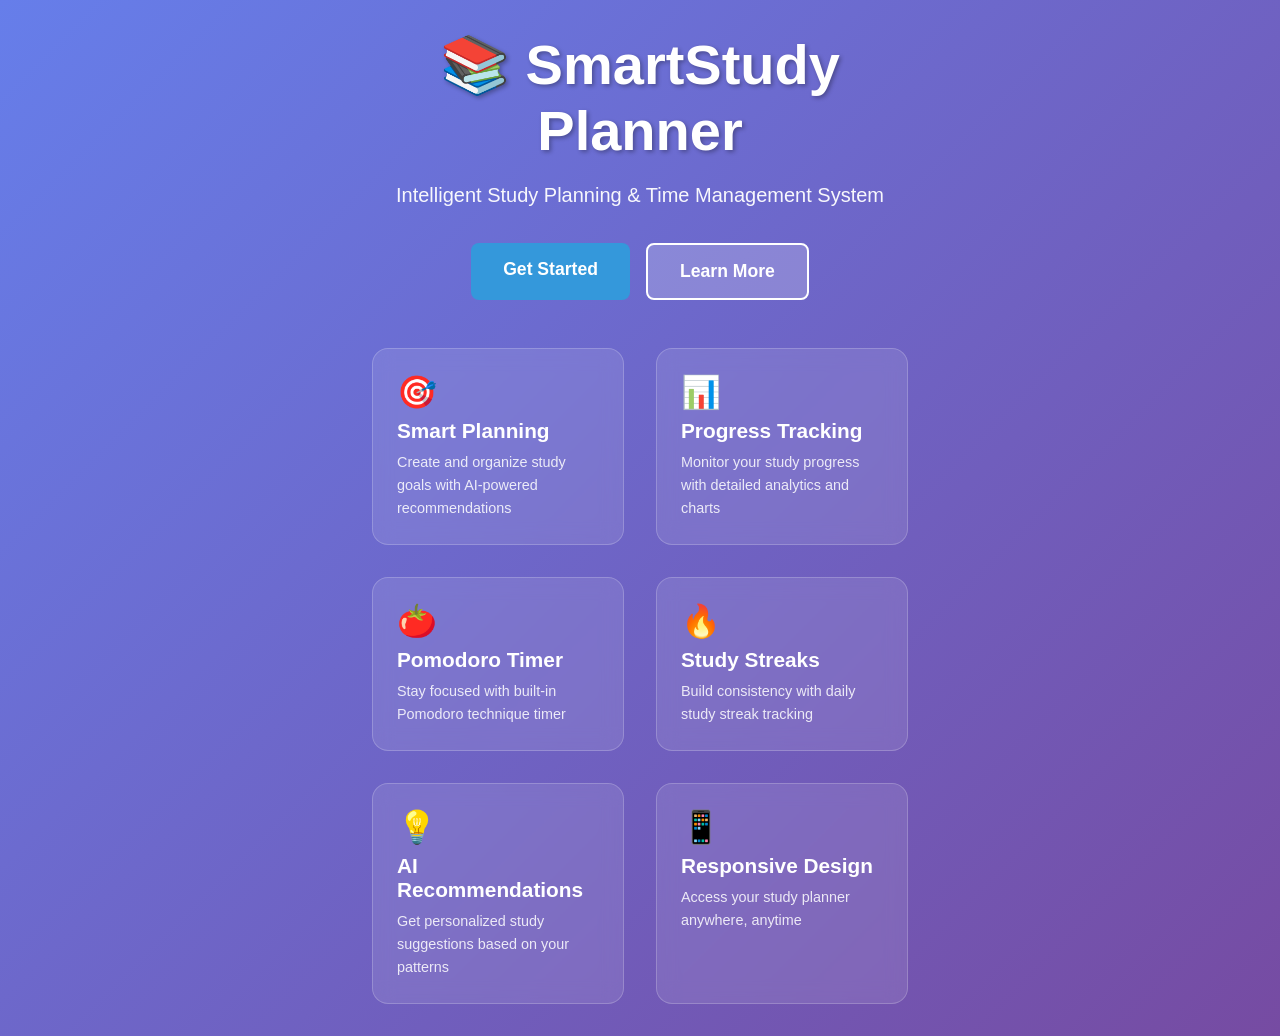
<file: index.html>
<!DOCTYPE html>
<html lang="en">
<head>
    <meta charset="UTF-8">
    <meta name="viewport" content="width=device-width, initial-scale=1.0">
    <title>SmartStudy Planner - Intelligent Study Planning</title>
    <style>
        * {
            margin: 0;
            padding: 0;
            box-sizing: border-box;
        }

        body {
            font-family: 'Segoe UI', Tahoma, Geneva, Verdana, sans-serif;
            background: linear-gradient(135deg, #667eea 0%, #764ba2 100%);
            min-height: 100vh;
            display: flex;
            align-items: center;
            justify-content: center;
        }

        .container {
            text-align: center;
            color: white;
            padding: 2rem;
            max-width: 600px;
        }

        h1 {
            font-size: 3.5rem;
            margin-bottom: 1rem;
            text-shadow: 2px 2px 4px rgba(0, 0, 0, 0.3);
        }

        p {
            font-size: 1.25rem;
            margin-bottom: 2rem;
            opacity: 0.95;
            line-height: 1.6;
        }

        .buttons {
            display: flex;
            gap: 1rem;
            justify-content: center;
            flex-wrap: wrap;
            margin-bottom: 3rem;
        }

        .btn {
            padding: 1rem 2rem;
            font-size: 1.1rem;
            border: none;
            border-radius: 0.5rem;
            cursor: pointer;
            transition: all 0.3s ease;
            font-weight: 600;
            text-decoration: none;
            display: inline-block;
        }

        .btn-primary {
            background-color: #3498db;
            color: white;
        }

        .btn-primary:hover {
            background-color: #2980b9;
            transform: translateY(-2px);
            box-shadow: 0 10px 20px rgba(0, 0, 0, 0.2);
        }

        .btn-secondary {
            background-color: rgba(255, 255, 255, 0.2);
            color: white;
            border: 2px solid white;
        }

        .btn-secondary:hover {
            background-color: rgba(255, 255, 255, 0.3);
            transform: translateY(-2px);
        }

        .features {
            display: grid;
            grid-template-columns: repeat(auto-fit, minmax(250px, 1fr));
            gap: 2rem;
            margin-top: 3rem;
            text-align: left;
        }

        .feature {
            background: rgba(255, 255, 255, 0.1);
            padding: 1.5rem;
            border-radius: 1rem;
            backdrop-filter: blur(10px);
            border: 1px solid rgba(255, 255, 255, 0.2);
            transition: transform 0.3s ease;
        }

        .feature:hover {
            transform: translateY(-5px);
        }

        .feature-icon {
            font-size: 2rem;
            margin-bottom: 0.5rem;
        }

        .feature h3 {
            margin-bottom: 0.5rem;
            font-size: 1.3rem;
        }

        .feature p {
            font-size: 0.9rem;
            margin-bottom: 0;
            opacity: 0.85;
        }
    </style>
</head>
<body>
    <div class="container">
        <h1>📚 SmartStudy Planner</h1>
        <p>Intelligent Study Planning & Time Management System</p>

        <div class="buttons">
            <a href="frontend/auth.html" class="btn btn-primary">Get Started</a>
            <a href="README.md" class="btn btn-secondary">Learn More</a>
        </div>

        <div class="features">
            <div class="feature">
                <div class="feature-icon">🎯</div>
                <h3>Smart Planning</h3>
                <p>Create and organize study goals with AI-powered recommendations</p>
            </div>
            <div class="feature">
                <div class="feature-icon">📊</div>
                <h3>Progress Tracking</h3>
                <p>Monitor your study progress with detailed analytics and charts</p>
            </div>
            <div class="feature">
                <div class="feature-icon">🍅</div>
                <h3>Pomodoro Timer</h3>
                <p>Stay focused with built-in Pomodoro technique timer</p>
            </div>
            <div class="feature">
                <div class="feature-icon">🔥</div>
                <h3>Study Streaks</h3>
                <p>Build consistency with daily study streak tracking</p>
            </div>
            <div class="feature">
                <div class="feature-icon">💡</div>
                <h3>AI Recommendations</h3>
                <p>Get personalized study suggestions based on your patterns</p>
            </div>
            <div class="feature">
                <div class="feature-icon">📱</div>
                <h3>Responsive Design</h3>
                <p>Access your study planner anywhere, anytime</p>
            </div>
        </div>
    </div>
</body>
</html>
</file>
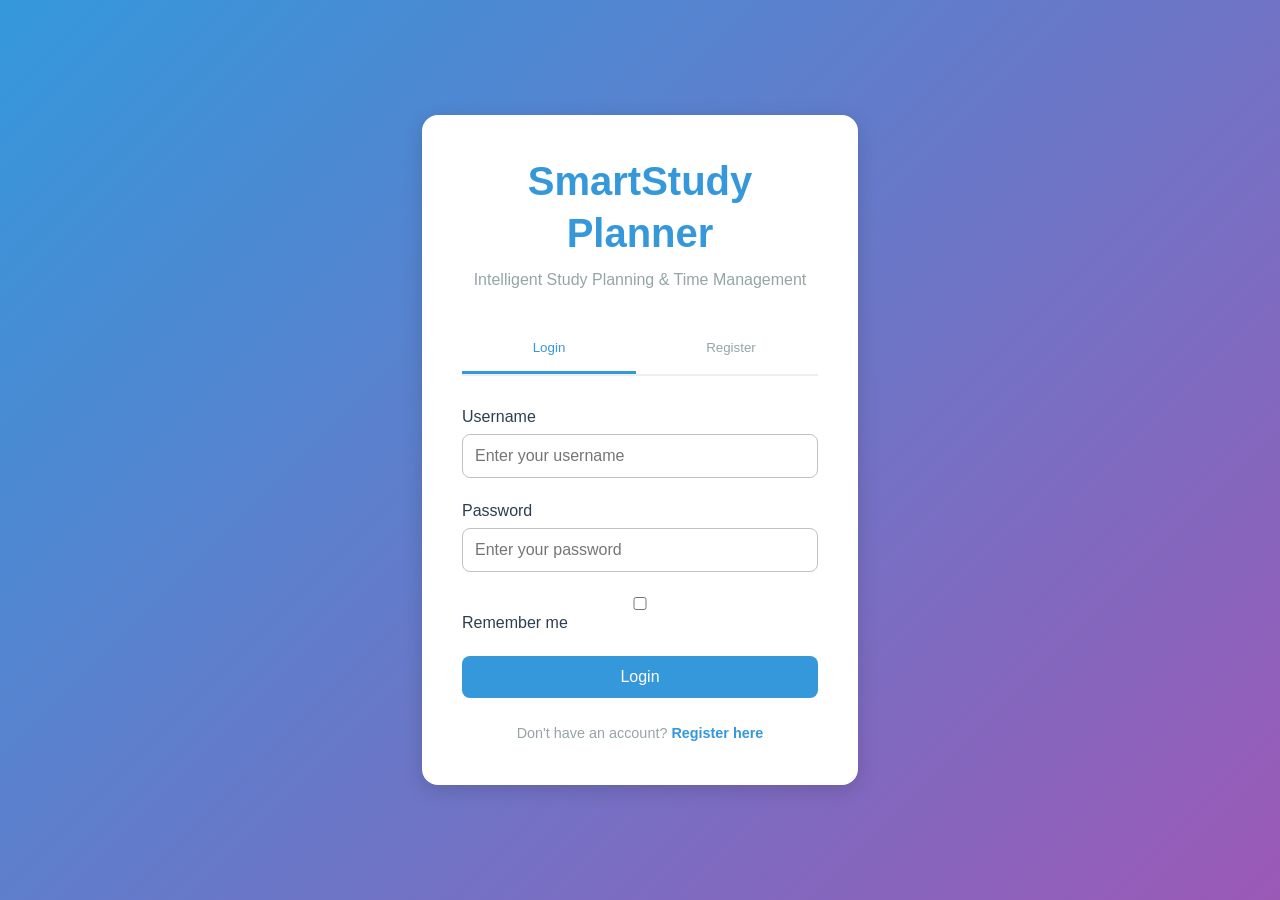
<file: frontend/auth.html>
<!DOCTYPE html>
<html lang="en">
<head>
    <meta charset="UTF-8">
    <meta name="viewport" content="width=device-width, initial-scale=1.0">
    <title>SmartStudy Planner - Login</title>
    <link rel="stylesheet" href="css/style.css">
</head>
<body class="auth-body">
    <div class="auth-container">
        <div class="auth-box">
            <div class="auth-header">
                <h1>SmartStudy Planner</h1>
                <p>Intelligent Study Planning & Time Management</p>
            </div>

            <div class="auth-tabs">
                <button class="tab-btn active" data-tab="login">Login</button>
                <button class="tab-btn" data-tab="register">Register</button>
            </div>

            <!-- Login Form -->
            <form id="loginForm" class="auth-form active-form" method="POST">
                <div class="form-group">
                    <label for="loginUsername">Username</label>
                    <input type="text" id="loginUsername" name="username" required placeholder="Enter your username">
                    <span class="error-message"></span>
                </div>

                <div class="form-group">
                    <label for="loginPassword">Password</label>
                    <input type="password" id="loginPassword" name="password" required placeholder="Enter your password">
                    <span class="error-message"></span>
                </div>

                <div class="form-group remember-me">
                    <input type="checkbox" id="rememberMe">
                    <label for="rememberMe">Remember me</label>
                </div>

                <button type="submit" class="btn btn-primary btn-block">Login</button>
                <p class="auth-footer-text">Don't have an account? <a href="#register" class="switch-tab">Register here</a></p>
            </form>

            <!-- Register Form -->
            <form id="registerForm" class="auth-form" method="POST">
                <div class="form-group">
                    <label for="regFirstName">First Name</label>
                    <input type="text" id="regFirstName" name="first_name" placeholder="Enter your first name">
                </div>

                <div class="form-group">
                    <label for="regLastName">Last Name</label>
                    <input type="text" id="regLastName" name="last_name" placeholder="Enter your last name">
                </div>

                <div class="form-group">
                    <label for="regEmail">Email</label>
                    <input type="email" id="regEmail" name="email" required placeholder="Enter your email">
                    <span class="error-message"></span>
                </div>

                <div class="form-group">
                    <label for="regUsername">Username</label>
                    <input type="text" id="regUsername" name="username" required placeholder="Choose a username">
                    <span class="error-message"></span>
                </div>

                <div class="form-group">
                    <label for="regPassword">Password</label>
                    <input type="password" id="regPassword" name="password" required placeholder="Enter a strong password">
                    <span class="error-message"></span>
                </div>

                <div class="form-group">
                    <label for="regConfirmPassword">Confirm Password</label>
                    <input type="password" id="regConfirmPassword" name="confirm_password" required placeholder="Confirm your password">
                    <span class="error-message"></span>
                </div>

                <button type="submit" class="btn btn-primary btn-block">Register</button>
                <p class="auth-footer-text">Already have an account? <a href="#login" class="switch-tab">Login here</a></p>
            </form>
        </div>
    </div>

    <script src="js/auth.js"></script>
</body>
</html>
</file>
<file: frontend/css/style.css>
/* ============================================
   Global Styles
   ============================================ */

* {
    margin: 0;
    padding: 0;
    box-sizing: border-box;
}

:root {
    --primary-color: #3498db;
    --secondary-color: #2ecc71;
    --danger-color: #e74c3c;
    --warning-color: #f39c12;
    --info-color: #9b59b6;
    --dark-color: #2c3e50;
    --light-color: #ecf0f1;
    --gray-color: #95a5a6;
    --border-color: #bdc3c7;
    --bg-color: #f8f9fa;
    --card-bg: #ffffff;
    --shadow: 0 2px 10px rgba(0, 0, 0, 0.1);
    --shadow-lg: 0 5px 20px rgba(0, 0, 0, 0.15);
    --transition: all 0.3s ease;
}

html, body {
    height: 100%;
    font-family: 'Segoe UI', Tahoma, Geneva, Verdana, sans-serif;
    color: var(--dark-color);
    background-color: var(--bg-color);
}

/* ============================================
   Typography
   ============================================ */

h1, h2, h3, h4, h5, h6 {
    font-weight: 600;
    line-height: 1.3;
    margin-bottom: 0.5rem;
}

h1 { font-size: 2.5rem; }
h2 { font-size: 2rem; }
h3 { font-size: 1.5rem; }
h4 { font-size: 1.25rem; }
h5 { font-size: 1.1rem; }
h6 { font-size: 1rem; }

p {
    line-height: 1.6;
    margin-bottom: 1rem;
}

a {
    color: var(--primary-color);
    text-decoration: none;
    transition: var(--transition);
}

a:hover {
    color: darken(var(--primary-color), 10%);
}

/* ============================================
   Buttons
   ============================================ */

.btn {
    display: inline-block;
    padding: 0.75rem 1.5rem;
    border: none;
    border-radius: 0.5rem;
    font-size: 1rem;
    font-weight: 500;
    cursor: pointer;
    transition: var(--transition);
    font-family: inherit;
}

.btn-primary {
    background-color: var(--primary-color);
    color: white;
}

.btn-primary:hover {
    background-color: #2980b9;
    transform: translateY(-2px);
    box-shadow: var(--shadow-lg);
}

.btn-secondary {
    background-color: var(--secondary-color);
    color: white;
}

.btn-secondary:hover {
    background-color: #27ae60;
}

.btn-danger {
    background-color: var(--danger-color);
    color: white;
}

.btn-danger:hover {
    background-color: #c0392b;
}

.btn-small, .btn-sm {
    padding: 0.5rem 1rem;
    font-size: 0.9rem;
}

.btn-block {
    width: 100%;
    display: block;
}

.btn:disabled {
    opacity: 0.5;
    cursor: not-allowed;
}

/* ============================================
   Forms
   ============================================ */

.form-group {
    margin-bottom: 1.5rem;
}

.form-group label {
    display: block;
    margin-bottom: 0.5rem;
    font-weight: 500;
    color: var(--dark-color);
}

.form-group input,
.form-group select,
.form-group textarea {
    width: 100%;
    padding: 0.75rem;
    border: 1px solid var(--border-color);
    border-radius: 0.5rem;
    font-size: 1rem;
    font-family: inherit;
    transition: var(--transition);
}

.form-group input:focus,
.form-group select:focus,
.form-group textarea:focus {
    outline: none;
    border-color: var(--primary-color);
    box-shadow: 0 0 0 3px rgba(52, 152, 219, 0.1);
}

.form-group.checkbox {
    display: flex;
    align-items: center;
    margin-bottom: 1rem;
}

.form-group.checkbox input {
    width: auto;
    margin-right: 0.5rem;
    cursor: pointer;
}

.form-group.checkbox label {
    margin-bottom: 0;
    cursor: pointer;
}

.error-message {
    color: var(--danger-color);
    font-size: 0.85rem;
    margin-top: 0.25rem;
    display: none;
}

.error-message.show {
    display: block;
}

/* ============================================
   Authentication Pages
   ============================================ */

.auth-body {
    display: flex;
    align-items: center;
    justify-content: center;
    min-height: 100vh;
    background: linear-gradient(135deg, var(--primary-color) 0%, var(--info-color) 100%);
}

.auth-container {
    width: 100%;
    max-width: 500px;
    padding: 2rem;
}

.auth-box {
    background: var(--card-bg);
    border-radius: 1rem;
    box-shadow: var(--shadow-lg);
    padding: 2.5rem;
}

.auth-header {
    text-align: center;
    margin-bottom: 2rem;
}

.auth-header h1 {
    color: var(--primary-color);
    margin-bottom: 0.5rem;
}

.auth-header p {
    color: var(--gray-color);
    margin-bottom: 0;
}

.auth-tabs {
    display: flex;
    gap: 0.5rem;
    margin-bottom: 2rem;
    border-bottom: 2px solid var(--light-color);
}

.tab-btn {
    flex: 1;
    padding: 1rem;
    background: none;
    border: none;
    border-bottom: 3px solid transparent;
    color: var(--gray-color);
    cursor: pointer;
    font-weight: 500;
    transition: var(--transition);
}

.tab-btn.active {
    color: var(--primary-color);
    border-bottom-color: var(--primary-color);
}

.auth-form {
    display: none;
}

.auth-form.active-form {
    display: block;
}

.auth-footer-text {
    text-align: center;
    margin-top: 1.5rem;
    margin-bottom: 0;
    font-size: 0.9rem;
    color: var(--gray-color);
}

.auth-footer-text a {
    color: var(--primary-color);
    font-weight: 600;
}

.switch-tab {
    cursor: pointer;
}

/* ============================================
   Dashboard Layout
   ============================================ */

.dashboard-container {
    display: flex;
    height: 100vh;
    overflow: hidden;
}

/* ============================================
   Sidebar
   ============================================ */

.sidebar {
    width: 280px;
    background-color: var(--dark-color);
    color: white;
    display: flex;
    flex-direction: column;
    box-shadow: var(--shadow);
    overflow-y: auto;
}

.sidebar-header {
    padding: 1.5rem;
    border-bottom: 1px solid rgba(255, 255, 255, 0.1);
    display: flex;
    justify-content: space-between;
    align-items: center;
}

.sidebar-header h2 {
    margin: 0;
    font-size: 1.5rem;
}

.toggle-sidebar {
    display: none;
    background: none;
    border: none;
    color: white;
    cursor: pointer;
    font-size: 1.5rem;
}

.sidebar-nav {
    flex: 1;
    padding: 1rem 0;
}

.nav-link {
    display: flex;
    align-items: center;
    padding: 1rem 1.5rem;
    color: rgba(255, 255, 255, 0.8);
    transition: var(--transition);
    border-left: 4px solid transparent;
}

.nav-link:hover {
    background-color: rgba(255, 255, 255, 0.1);
}

.nav-link.active {
    background-color: rgba(52, 152, 219, 0.2);
    color: white;
    border-left-color: var(--primary-color);
}

.nav-link .icon {
    margin-right: 0.75rem;
    font-size: 1.25rem;
}

.sidebar-footer {
    padding: 1.5rem;
    border-top: 1px solid rgba(255, 255, 255, 0.1);
}

/* ============================================
   Main Content
   ============================================ */

.main-content {
    flex: 1;
    display: flex;
    flex-direction: column;
    overflow: hidden;
}

.top-header {
    background-color: white;
    padding: 1.5rem 2rem;
    border-bottom: 1px solid var(--light-color);
    display: flex;
    justify-content: space-between;
    align-items: center;
    box-shadow: var(--shadow);
}

.header-left h1 {
    margin: 0;
    font-size: 1.75rem;
}

.header-right {
    display: flex;
    align-items: center;
    gap: 1.5rem;
}

.user-info {
    display: flex;
    align-items: center;
    gap: 0.75rem;
}

.avatar {
    width: 40px;
    height: 40px;
    border-radius: 50%;
    object-fit: cover;
}

.page-content {
    flex: 1;
    overflow-y: auto;
    padding: 2rem;
}

/* ============================================
   Page Sections
   ============================================ */

.page-section {
    display: none;
}

.page-section.active {
    display: block;
    animation: fadeIn 0.3s ease;
}

@keyframes fadeIn {
    from {
        opacity: 0;
        transform: translateY(10px);
    }
    to {
        opacity: 1;
        transform: translateY(0);
    }
}

.page-header {
    display: flex;
    justify-content: space-between;
    align-items: center;
    margin-bottom: 2rem;
}

.page-header h2 {
    margin: 0;
}

/* ============================================
   Dashboard Grid
   ============================================ */

.dashboard-grid {
    display: flex;
    flex-direction: column;
    gap: 2rem;
}

.stats-container {
    display: grid;
    grid-template-columns: repeat(auto-fit, minmax(250px, 1fr));
    gap: 1.5rem;
}

.stat-card {
    background: var(--card-bg);
    border-radius: 1rem;
    padding: 1.5rem;
    display: flex;
    align-items: center;
    gap: 1rem;
    box-shadow: var(--shadow);
    transition: var(--transition);
}

.stat-card:hover {
    transform: translateY(-5px);
    box-shadow: var(--shadow-lg);
}

.stat-icon {
    font-size: 2.5rem;
}

.stat-content h3 {
    margin: 0 0 0.5rem 0;
    font-size: 0.9rem;
    color: var(--gray-color);
    text-transform: uppercase;
    letter-spacing: 0.5px;
}

.stat-value {
    font-size: 2rem;
    font-weight: 700;
    margin: 0;
    color: var(--dark-color);
}

.stat-value .unit {
    font-size: 1.1rem;
    color: var(--gray-color);
    font-weight: 500;
    margin-left: 0.25rem;
}

.dashboard-main {
    display: grid;
    grid-template-columns: repeat(auto-fit, minmax(400px, 1fr));
    gap: 2rem;
}

/* ============================================
   Cards
   ============================================ */

.dashboard-card, .analytics-card {
    background: var(--card-bg);
    border-radius: 1rem;
    box-shadow: var(--shadow);
    overflow: hidden;
    transition: var(--transition);
}

.dashboard-card:hover {
    box-shadow: var(--shadow-lg);
}

.card-header {
    padding: 1.5rem;
    border-bottom: 1px solid var(--light-color);
    display: flex;
    justify-content: space-between;
    align-items: center;
}

.card-header h3 {
    margin: 0;
    font-size: 1.2rem;
}

.link-text {
    color: var(--primary-color);
    font-weight: 500;
    font-size: 0.9rem;
}

.card-body {
    padding: 1.5rem;
}

.empty-state {
    text-align: center;
    color: var(--gray-color);
    padding: 2rem;
    margin: 0;
}

/* ============================================
   Lists
   ============================================ */

.tasks-list, .schedule-list, .recommendations-list {
    display: flex;
    flex-direction: column;
    gap: 1rem;
}

.task-item, .session-item, .recommendation-item {
    padding: 1rem;
    border: 1px solid var(--light-color);
    border-radius: 0.5rem;
    transition: var(--transition);
}

.task-item:hover, .session-item:hover, .recommendation-item:hover {
    border-color: var(--primary-color);
    background-color: rgba(52, 152, 219, 0.05);
}

.task-item-header {
    display: flex;
    justify-content: space-between;
    align-items: start;
    margin-bottom: 0.5rem;
}

.task-title {
    font-weight: 600;
    color: var(--dark-color);
}

.task-priority {
    padding: 0.25rem 0.75rem;
    border-radius: 0.25rem;
    font-size: 0.75rem;
    font-weight: 600;
    text-transform: uppercase;
}

.priority-critical {
    background-color: #ffebee;
    color: #c62828;
}

.priority-high {
    background-color: #fff3e0;
    color: #e65100;
}

.priority-medium {
    background-color: #f3e5f5;
    color: #6a1b9a;
}

.priority-low {
    background-color: #e8f5e9;
    color: #00695c;
}

.task-meta {
    font-size: 0.85rem;
    color: var(--gray-color);
}

/* ============================================
   Courses Grid
   ============================================ */

.courses-grid {
    display: grid;
    grid-template-columns: repeat(auto-fill, minmax(300px, 1fr));
    gap: 2rem;
}

.course-card {
    background: var(--card-bg);
    border-radius: 1rem;
    overflow: hidden;
    box-shadow: var(--shadow);
    transition: var(--transition);
    cursor: pointer;
}

.course-card:hover {
    transform: translateY(-8px);
    box-shadow: var(--shadow-lg);
}

.course-header {
    padding: 1.5rem;
    background: linear-gradient(135deg, var(--primary-color) 0%, #2980b9 100%);
    color: white;
}

.course-code {
    font-size: 0.9rem;
    opacity: 0.9;
    margin-bottom: 0.5rem;
}

.course-name {
    font-size: 1.3rem;
    font-weight: 700;
    margin: 0;
}

.course-body {
    padding: 1.5rem;
}

.course-info {
    margin-bottom: 1rem;
}

.course-info-item {
    display: flex;
    justify-content: space-between;
    margin-bottom: 0.5rem;
    font-size: 0.9rem;
}

.course-info-label {
    color: var(--gray-color);
}

.course-info-value {
    font-weight: 600;
    color: var(--dark-color);
}

/* ============================================
   Quick Stats
   ============================================ */

.quick-stats {
    display: grid;
    grid-template-columns: repeat(3, 1fr);
    gap: 1rem;
    text-align: center;
}

.quick-stat {
    padding: 1rem;
    background-color: var(--bg-color);
    border-radius: 0.5rem;
}

.quick-stat span {
    display: block;
    color: var(--gray-color);
    font-size: 0.85rem;
    margin-bottom: 0.5rem;
}

.quick-stat strong {
    display: block;
    font-size: 1.5rem;
    color: var(--primary-color);
}

/* ============================================
   Analytics
   ============================================ */

.analytics-grid {
    display: grid;
    grid-template-columns: repeat(auto-fit, minmax(500px, 1fr));
    gap: 2rem;
}

.analytics-card {
    padding: 1.5rem;
}

.analytics-card h3 {
    margin-top: 0;
}

canvas {
    max-height: 300px;
}

/* ============================================
   Modal
   ============================================ */

.modal {
    display: none;
    position: fixed;
    z-index: 1000;
    left: 0;
    top: 0;
    width: 100%;
    height: 100%;
    background-color: rgba(0, 0, 0, 0.4);
    animation: fadeIn 0.3s ease;
}

.modal.show {
    display: flex;
    align-items: center;
    justify-content: center;
}

.modal-content {
    background-color: var(--card-bg);
    padding: 2rem;
    border-radius: 1rem;
    box-shadow: var(--shadow-lg);
    max-width: 600px;
    width: 90%;
    position: relative;
    animation: slideIn 0.3s ease;
}

@keyframes slideIn {
    from {
        transform: translateY(-50px);
        opacity: 0;
    }
    to {
        transform: translateY(0);
        opacity: 1;
    }
}

.modal-close {
    position: absolute;
    right: 1rem;
    top: 1rem;
    font-size: 2rem;
    cursor: pointer;
    color: var(--gray-color);
    transition: var(--transition);
}

.modal-close:hover {
    color: var(--dark-color);
}

.modal-form {
    margin-top: 1.5rem;
}

/* ============================================
   Profile Form
   ============================================ */

.profile-container {
    background: var(--card-bg);
    border-radius: 1rem;
    padding: 2rem;
    box-shadow: var(--shadow);
    max-width: 500px;
}

.profile-form {
    /* Inherits form styles from above */
}

/* ============================================
   Responsive Design
   ============================================ */

@media (max-width: 1024px) {
    .dashboard-main {
        grid-template-columns: 1fr;
    }

    .analytics-grid {
        grid-template-columns: 1fr;
    }
}

@media (max-width: 768px) {
    .sidebar {
        position: fixed;
        left: -280px;
        height: 100vh;
        z-index: 1000;
        transition: left 0.3s ease;
    }

    .sidebar.open {
        left: 0;
    }

    .toggle-sidebar {
        display: block;
    }

    .dashboard-container.sidebar-open .sidebar {
        left: 0;
    }

    .dashboard-container.sidebar-open .main-content {
        opacity: 0.3;
    }

    .stats-container {
        grid-template-columns: repeat(2, 1fr);
    }

    .top-header {
        flex-direction: column;
        gap: 1rem;
        align-items: flex-start;
    }

    .header-right {
        width: 100%;
        justify-content: space-between;
    }

    .page-header {
        flex-direction: column;
        gap: 1rem;
        align-items: flex-start;
    }

    .page-header button {
        width: 100%;
    }

    .courses-grid {
        grid-template-columns: 1fr;
    }

    .quick-stats {
        grid-template-columns: 1fr;
    }
}

@media (max-width: 480px) {
    .dashboard-grid {
        gap: 1rem;
    }

    .stats-container {
        grid-template-columns: 1fr;
        gap: 1rem;
    }

    .stat-card {
        flex-direction: column;
        text-align: center;
    }

    .stat-icon {
        font-size: 2rem;
    }

    .modal-content {
        width: 95%;
        padding: 1.5rem;
    }

    h1 { font-size: 1.75rem; }
    h2 { font-size: 1.5rem; }
    h3 { font-size: 1.1rem; }
}

/* ============================================
   Utility Classes
   ============================================ */

.mt-1 { margin-top: 0.5rem; }
.mt-2 { margin-top: 1rem; }
.mt-3 { margin-top: 1.5rem; }
.mt-4 { margin-top: 2rem; }

.mb-1 { margin-bottom: 0.5rem; }
.mb-2 { margin-bottom: 1rem; }
.mb-3 { margin-bottom: 1.5rem; }
.mb-4 { margin-bottom: 2rem; }

.p-1 { padding: 0.5rem; }
.p-2 { padding: 1rem; }
.p-3 { padding: 1.5rem; }
.p-4 { padding: 2rem; }

.text-center { text-align: center; }
.text-right { text-align: right; }
.text-left { text-align: left; }

.text-muted { color: var(--gray-color); }
.text-danger { color: var(--danger-color); }
.text-success { color: var(--secondary-color); }
.text-warning { color: var(--warning-color); }

.flex { display: flex; }
.flex-center { display: flex; align-items: center; justify-content: center; }
.flex-between { display: flex; align-items: center; justify-content: space-between; }
.gap-1 { gap: 0.5rem; }
.gap-2 { gap: 1rem; }

.hidden { display: none !important; }
.visible { display: block !important; }
</file>
